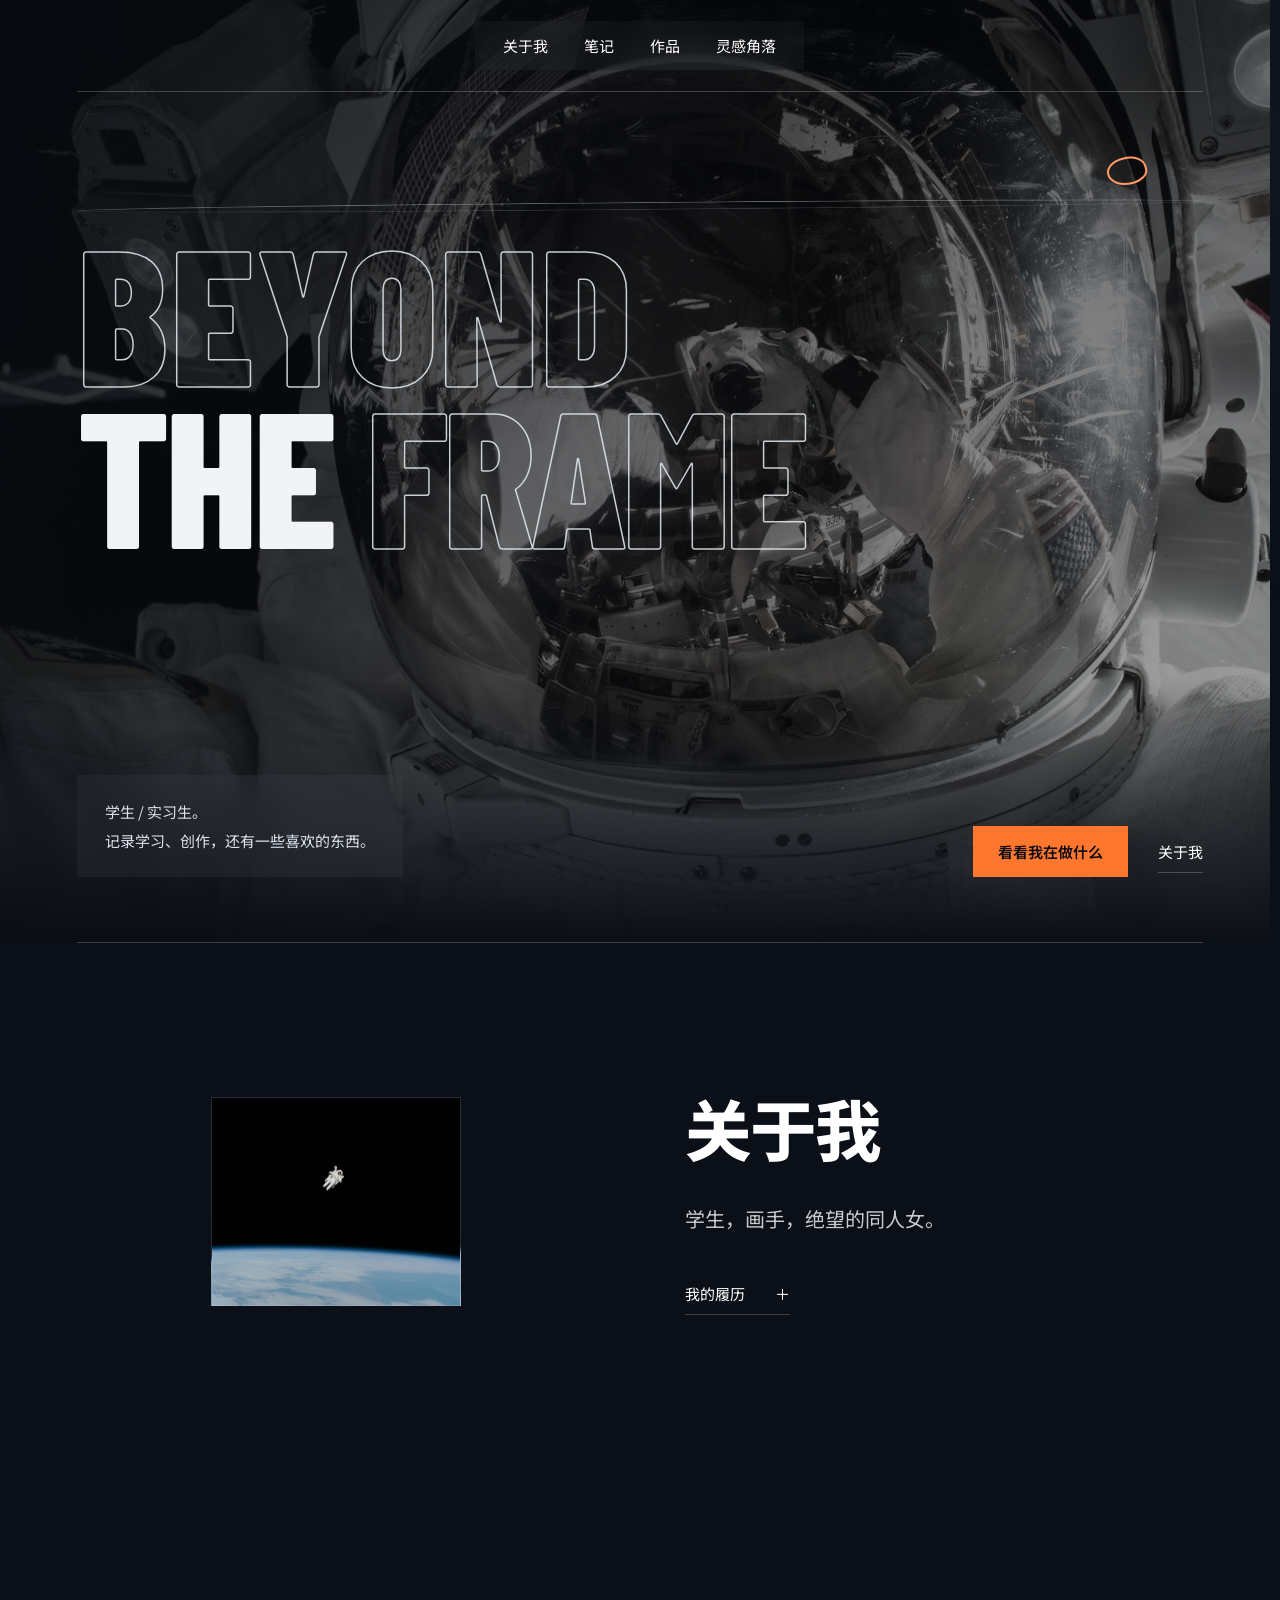
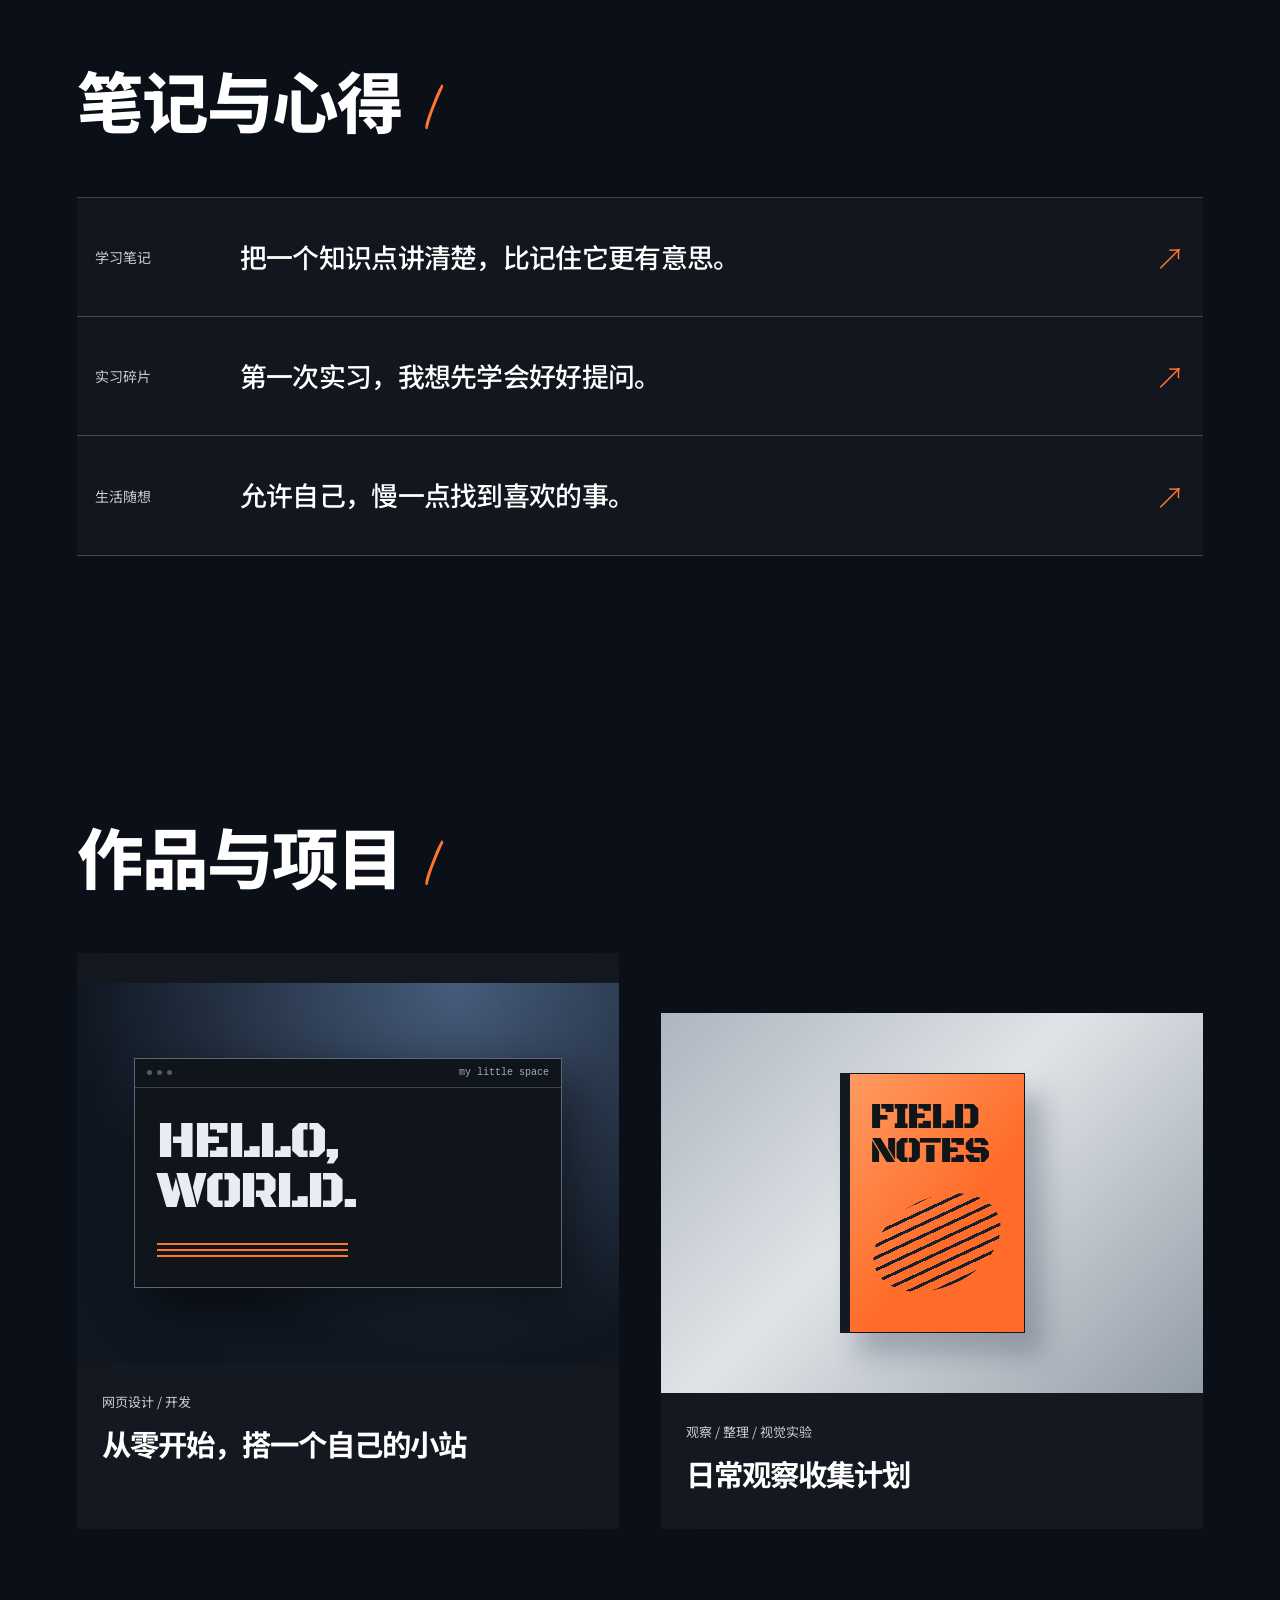
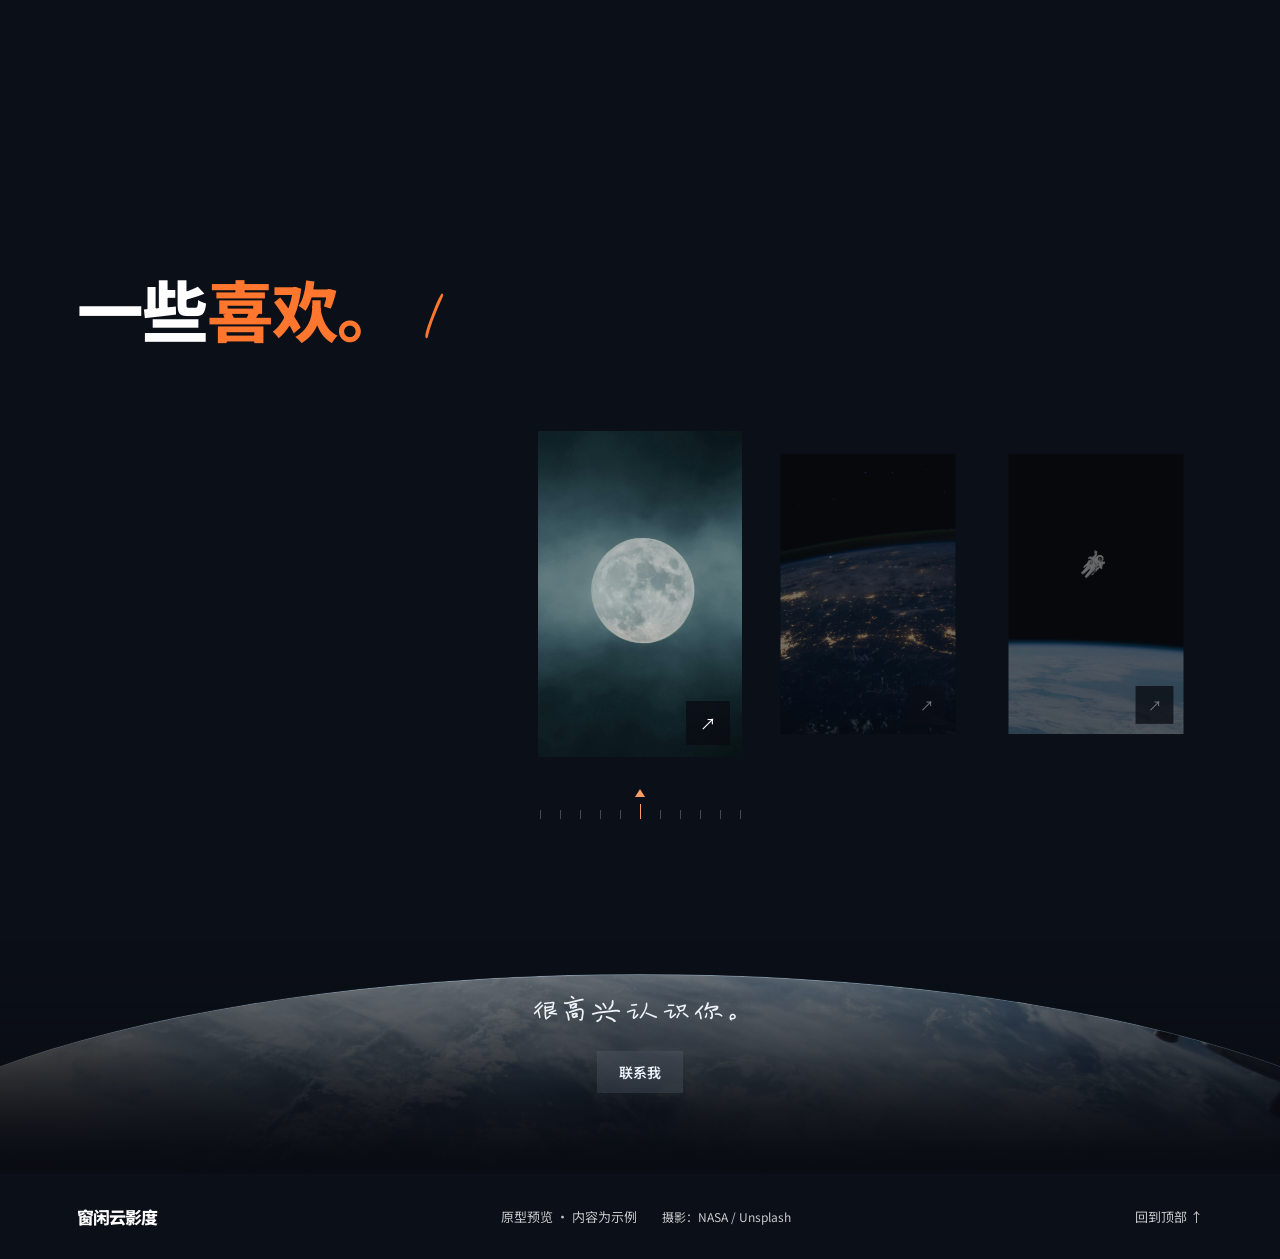
<file: index.html>
<!DOCTYPE html>
<html lang="zh-CN">
<head>
  <meta charset="UTF-8">
  <meta name="viewport" content="width=device-width, initial-scale=1">
  <meta name="description" content="一个学生的个人小站：履历、笔记、项目，以及一些喜欢的东西。">
  <meta name="theme-color" content="#090c12">
  <title>窗闲云影度</title>
  <link rel="icon" href="data:image/svg+xml,%3Csvg xmlns='http://www.w3.org/2000/svg' viewBox='0 0 100 100'%3E%3Crect x='10' y='10' width='80' height='80' fill='%23ff762f'/%3E%3C/svg%3E">
  <link rel="stylesheet" href="./style.css"><link rel="stylesheet" href="./art-direction.css">
  <script src="./script.js" defer></script>
</head>
<body>
  <a class="skip-link" href="#main">跳到主要内容</a>
  <header class="header wrap">
    <nav aria-label="主导航">
      <a href="#about">关于我</a><a href="#notes">笔记</a><a href="#projects">作品</a><a href="#shelf">灵感角落</a>
    </nav>
  </header>
  <main id="main">
    <section class="hero wrap" aria-labelledby="hero-title">
      <div class="hero-copy">
        
        <h1 id="hero-title"><span class="title-little">BEYOND</span><span class="title-universe">THE <em>FRAME</em></span></h1>
        <p class="hero-description">学生 / 实习生。<br>记录学习、创作，还有一些喜欢的东西。</p>
        <div class="hero-actions"><a class="button button-dark" href="#projects">看看我在做什么</a><a class="text-link" href="#about">关于我</a></div>
        
      </div>
      <div class="hero-art">
        <img class="space-photo" src="./assets/helmet.jpg" alt="宇航员头盔的近景摄影" width="2400" height="1597" fetchpriority="high" decoding="async">
      </div>
      
    </section>
    
    <section class="about-section section wrap" id="about" aria-labelledby="about-title">
      <div class="about-portrait" role="img" aria-label="漂浮在太空中的宇航员"><div class="portrait-window"></div></div>
      <div class="about-copy"><h2 id="about-title">关于我</h2><p>学生，画手，绝望的同人女。</p><button class="text-link resume-toggle" type="button" aria-expanded="false" aria-controls="resume-details">我的履历 <span>＋</span></button><div id="resume-details" class="resume-details" hidden><div><strong>教育经历</strong><span>学校、专业、在读时间</span></div><div><strong>实习经历</strong><span>公司、岗位、参与的工作</span></div><div><strong>技能与兴趣</strong><span>正在学习的工具和擅长的事情</span></div></div></div>
    </section>
    <section class="notes-section section" id="notes" aria-labelledby="notes-title"><div class="wrap"><div class="section-heading"><div><h2 id="notes-title">笔记与心得</h2></div></div><div class="note-list">
      <a class="note-row" href="./notes/learning.html" target="_blank" rel="noopener"><span class="note-category">学习笔记</span><span class="note-name">把一个知识点讲清楚，比记住它更有意思。</span><span class="row-icon" aria-hidden="true">↗</span><span class="sr-only">（在新标签页打开）</span></a>
      <a class="note-row" href="./notes/intern.html" target="_blank" rel="noopener"><span class="note-category">实习碎片</span><span class="note-name">第一次实习，我想先学会好好提问。</span><span class="row-icon" aria-hidden="true">↗</span><span class="sr-only">（在新标签页打开）</span></a>
      <a class="note-row" href="./notes/life.html" target="_blank" rel="noopener"><span class="note-category">生活随想</span><span class="note-name">允许自己，慢一点找到喜欢的事。</span><span class="row-icon" aria-hidden="true">↗</span><span class="sr-only">（在新标签页打开）</span></a>
    </div></div></section>
    <section class="projects-section section wrap" id="projects" aria-labelledby="projects-title"><div class="section-heading"><div><h2 id="projects-title">作品与项目</h2></div></div><div class="project-grid">
      <button class="project-card" data-project="website"><div class="project-visual visual-site"><div class="mini-browser"><div class="browser-bar"><i></i><i></i><i></i><span>my little space</span></div><div class="mini-page"><strong>HELLO,<br>WORLD.</strong><div class="mini-lines"></div></div></div></div><div class="project-info"><span class="project-kind">网页设计 / 开发</span><h3>从零开始，搭一个自己的小站</h3></div></button>
      <button class="project-card" data-project="collection"><div class="project-visual visual-book"><div class="book-shadow"></div><div class="book"><span>FIELD<br>NOTES</span><div class="book-shape" aria-hidden="true"></div></div></div><div class="project-info"><span class="project-kind">观察 / 整理 / 视觉实验</span><h3>日常观察收集计划</h3></div></button>
    </div></section>
    <section class="shelf-section section" id="shelf" aria-labelledby="shelf-title"><div class="wrap">
      <div class="section-heading"><h2 id="shelf-title">一些<span class="purple-text">喜欢。</span></h2></div>
      <div class="collection-track" tabindex="0" aria-label="收藏卡片，可左右滑动">
        <article class="collection-card">
          <img src="./assets/moon-dream.jpg" alt="薄雾中的月亮" loading="lazy">
          <a class="collection-source" href="https://unsplash.com/photos/moon-a5Vu31EHKT4" target="_blank" rel="noopener noreferrer" aria-label="查看月亮照片的原作（新标签页）">↗</a>
        </article>
        <article class="collection-card">
          <img src="./assets/earth-from-orbit.jpg" alt="太空中望见地球夜晚的灯火" loading="lazy">
          <a class="collection-source" href="https://unsplash.com/photos/photo-of-outer-space-Q1p7bh3SHj8" target="_blank" rel="noopener noreferrer" aria-label="查看地球夜景照片的原作（新标签页）">↗</a>
        </article>
        <article class="collection-card">
          <img src="./assets/astronaut.jpg" alt="漂浮在地球上空的宇航员" loading="lazy">
          <a class="collection-source" href="https://unsplash.com/photos/astronaut-in-spacesuit-floating-in-space-Yj1M5riCKk4" target="_blank" rel="noopener noreferrer" aria-label="查看宇航员照片的原作（新标签页）">↗</a>
        </article>
      </div>
    <div class="collection-position" aria-hidden="true"><i></i></div><span class="sr-only" id="shelf-count" aria-live="polite"></span></div></section>
    <section class="contact-section" id="contact"><div class="closing-content"><h2>很高兴<span>认识你。</span></h2><button class="button button-dark" id="contact-button">联系我</button><p id="contact-message" class="contact-message" role="status"></p></div></section>  </main>
  <footer class="footer wrap"><a class="brand" href="#">窗闲云影度</a><span>原型预览 · 内容为示例 <a class="image-credit" href="https://unsplash.com/photos/astronaut-photo-5e9CmF-Ge9Y" target="_blank" rel="noopener noreferrer">摄影：NASA / Unsplash</a></span><a href="#">回到顶部 ↑</a></footer>
  <dialog id="detail-dialog" aria-labelledby="dialog-title"><div class="dialog-top"><span class="eyebrow" id="dialog-category"></span><button class="dialog-close" aria-label="关闭">×</button></div><h2 id="dialog-title"></h2><div id="dialog-body"></div><button class="button button-dark dialog-done">继续逛逛</button></dialog>
</body>
</html>
</file>
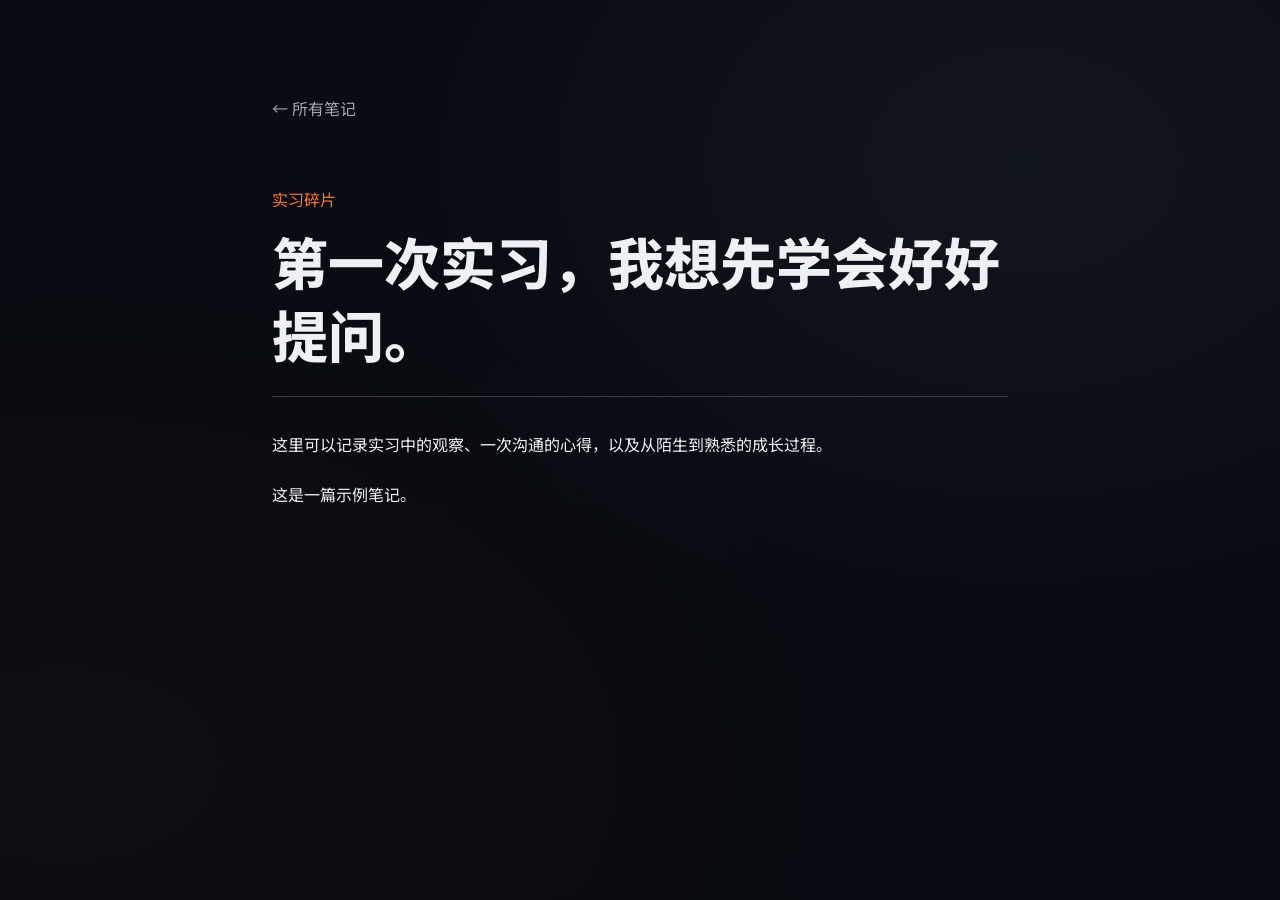
<file: notes/intern.html>
<!DOCTYPE html>
<html lang="zh-CN">
<head>
  <meta charset="UTF-8">
  <meta name="viewport" content="width=device-width, initial-scale=1">
  <meta name="theme-color" content="#090c12">
  <title>第一次实习，我想先学会好好提问。 · 窗闲云影度</title>
  <link rel="stylesheet" href="../style.css">
  <link rel="stylesheet" href="./note.css">
</head>
<body>
  <main class="note-page">
    <a class="note-back" href="../index.html#notes">← 所有笔记</a>
    <article class="note-article">
      <header>
        <p class="note-label">实习碎片</p>
        <h1>第一次实习，我想先学会好好提问。</h1>
      </header>
      <p>这里可以记录实习中的观察、一次沟通的心得，以及从陌生到熟悉的成长过程。</p>
      <p>这是一篇示例笔记。</p>
    </article>
  </main>
</body>
</html>
</file>
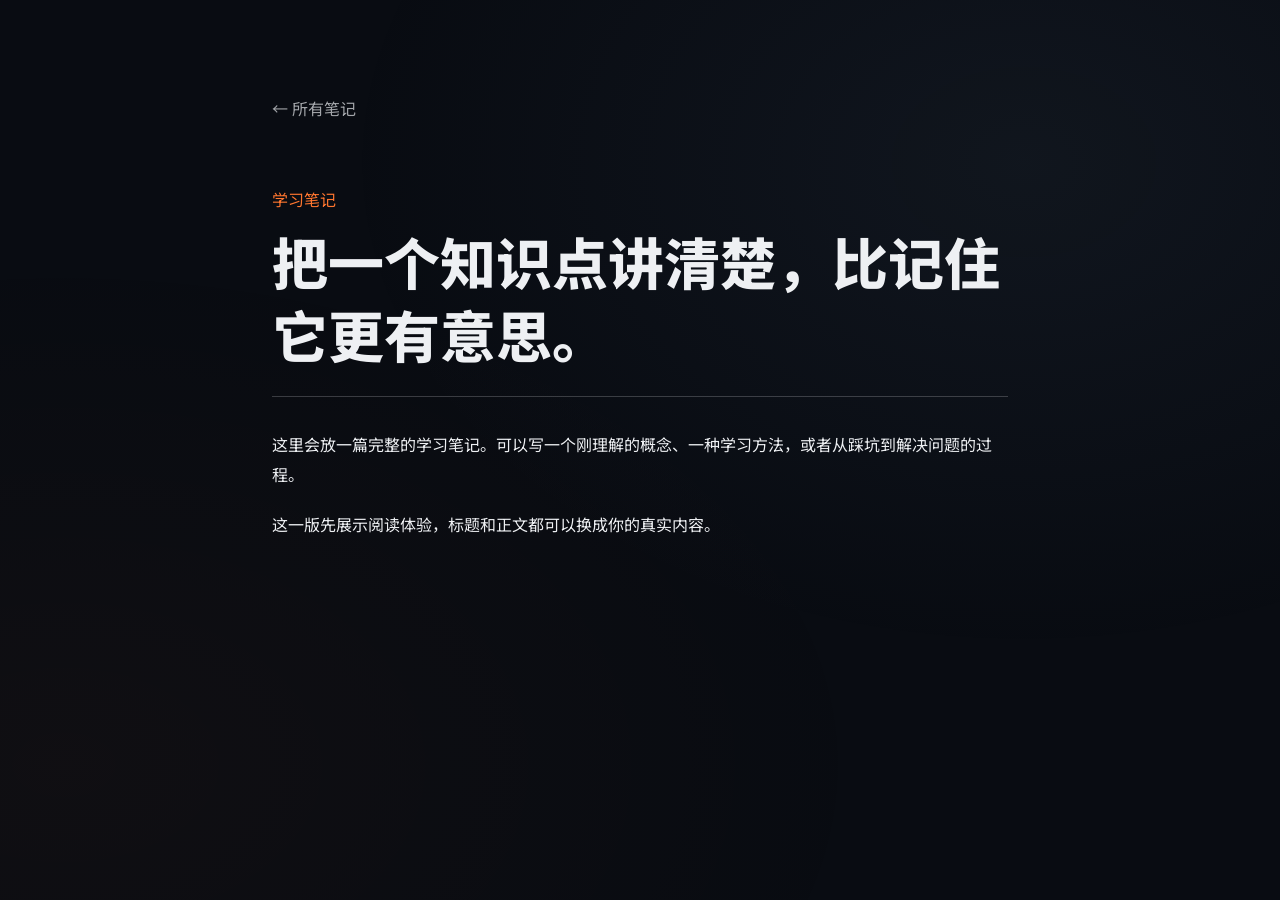
<file: notes/learning.html>
<!DOCTYPE html>
<html lang="zh-CN">
<head>
  <meta charset="UTF-8">
  <meta name="viewport" content="width=device-width, initial-scale=1">
  <meta name="theme-color" content="#090c12">
  <title>把一个知识点讲清楚，比记住它更有意思。 · 窗闲云影度</title>
  <link rel="stylesheet" href="../style.css">
  <link rel="stylesheet" href="./note.css">
</head>
<body>
  <main class="note-page">
    <a class="note-back" href="../index.html#notes">← 所有笔记</a>
    <article class="note-article">
      <header>
        <p class="note-label">学习笔记</p>
        <h1>把一个知识点讲清楚，比记住它更有意思。</h1>
      </header>
      <p>这里会放一篇完整的学习笔记。可以写一个刚理解的概念、一种学习方法，或者从踩坑到解决问题的过程。</p>
      <p>这一版先展示阅读体验，标题和正文都可以换成你的真实内容。</p>
    </article>
  </main>
</body>
</html>
</file>
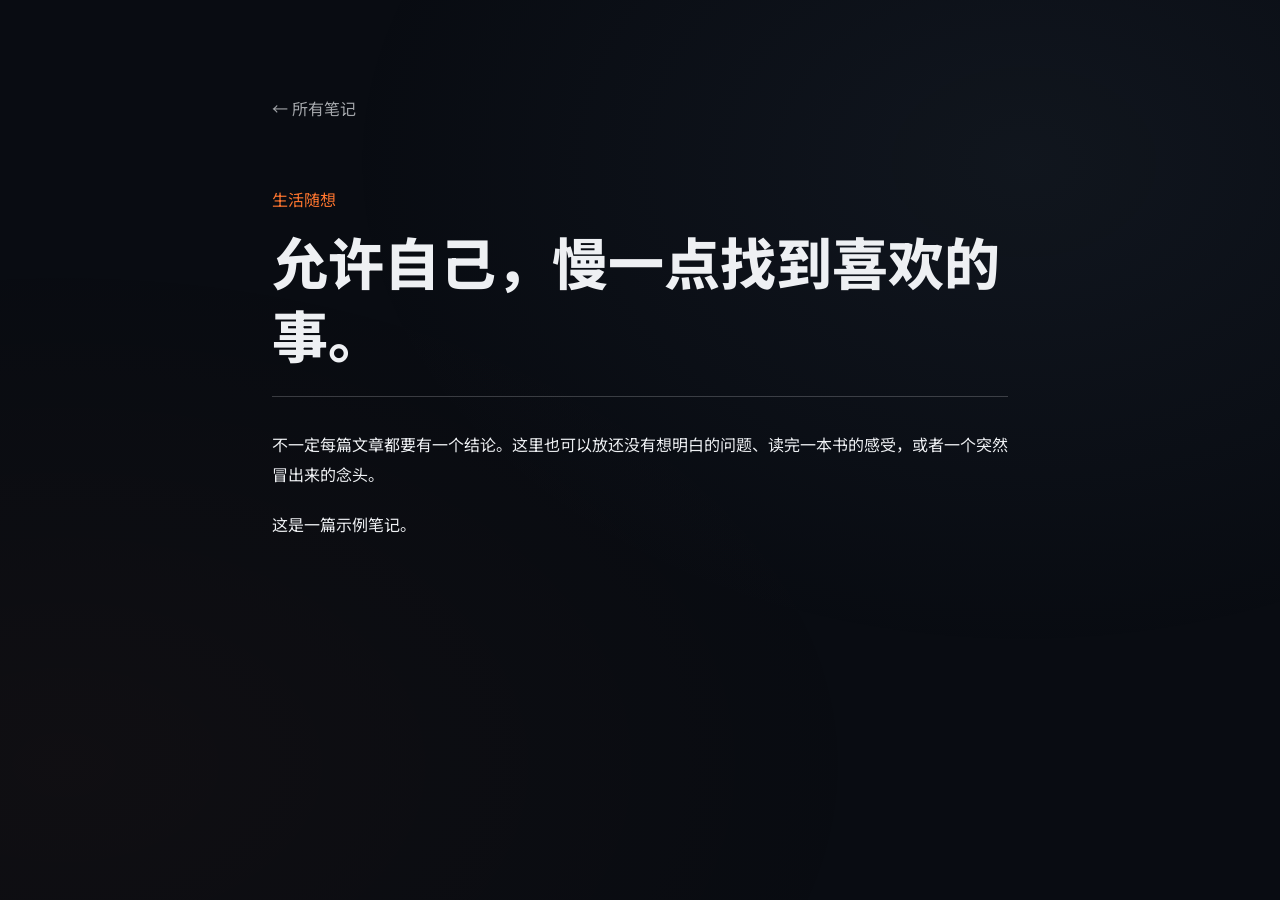
<file: notes/life.html>
<!DOCTYPE html>
<html lang="zh-CN">
<head>
  <meta charset="UTF-8">
  <meta name="viewport" content="width=device-width, initial-scale=1">
  <meta name="theme-color" content="#090c12">
  <title>允许自己，慢一点找到喜欢的事。 · 窗闲云影度</title>
  <link rel="stylesheet" href="../style.css">
  <link rel="stylesheet" href="./note.css">
</head>
<body>
  <main class="note-page">
    <a class="note-back" href="../index.html#notes">← 所有笔记</a>
    <article class="note-article">
      <header>
        <p class="note-label">生活随想</p>
        <h1>允许自己，慢一点找到喜欢的事。</h1>
      </header>
      <p>不一定每篇文章都要有一个结论。这里也可以放还没有想明白的问题、读完一本书的感受，或者一个突然冒出来的念头。</p>
      <p>这是一篇示例笔记。</p>
    </article>
  </main>
</body>
</html>
</file>
<file: style.css>
@import url('https://fonts.googleapis.com/css2?family=Black+Ops+One&family=Noto+Sans+SC:wght@400;500;600;700;800;900&family=ZCOOL+QingKe+HuangYou&display=swap');
:root{--scene:9,12,18;--ink:#eef0f3;--accent:#ff762f;--line:color-mix(in srgb,var(--ink) 21%,transparent);--muted:color-mix(in srgb,var(--ink) 68%,transparent);--font:'Noto Sans SC','Microsoft YaHei',sans-serif;--display:'ZCOOL QingKe HuangYou','Microsoft YaHei',sans-serif;--scroll-shift:0px;--orbit-turn:-22deg;color-scheme:dark}
*{box-sizing:border-box}html{scroll-behavior:smooth;scroll-padding-top:45px}body{margin:0;background:rgb(var(--scene));color:var(--ink);font-family:var(--font);font-size:16px;-webkit-font-smoothing:antialiased;overflow-x:clip}body::before{content:'';position:fixed;inset:0;pointer-events:none;z-index:-1;background:radial-gradient(ellipse at 80% 18%,#7798c312,transparent 47%),radial-gradient(ellipse at 5% 85%,#ff762f08,transparent 48%)}::selection{background:var(--accent);color:#080c12}a{color:inherit;text-decoration:none}button{font:inherit;color:inherit;border:0;cursor:pointer}button,a{-webkit-tap-highlight-color:transparent}a:focus-visible,button:focus-visible{outline:2px solid var(--accent);outline-offset:7px}.wrap{width:min(1360px,88%);margin-inline:auto}.header{height:112px;display:flex;align-items:center;justify-content:space-between;border-bottom:1px solid var(--line);gap:30px}.brand{font-weight:800;font-size:19px;letter-spacing:-1px}.brand-period{color:var(--accent)}.header nav{display:flex;gap:36px;font-size:15px}.header nav a:hover{color:var(--accent)}.hero{position:relative;display:grid;grid-template-columns:1fr 1fr;gap:0;padding-top:65px;padding-bottom:105px;min-height:790px;align-items:center}.hero-copy{position:relative;z-index:2}h1{font-family:var(--display);font-weight:400;line-height:.86;font-size:clamp(110px,12.3vw,186px);letter-spacing:-5px;margin:0 0 34px;transform:skewX(-7deg);text-shadow:0 2px 0 #ffffff15}h1>span:first-child{display:inline-block;padding-left:9px}.hero-title-bottom{display:inline-block;margin-left:65px;white-space:nowrap}.orange-period{color:var(--accent)}.hero-description{font-size:16px;line-height:1.95;color:var(--muted);margin:35px 0 27px}.hero-actions{display:flex;align-items:center;gap:30px}.button{display:inline-flex;align-items:center;justify-content:center;background:var(--accent);color:#090c12;padding:15px 25px;min-height:50px;font-size:15px;font-weight:600;transition:background .2s,transform .2s;clip-path:polygon(0 0,calc(100% - 9px) 0,100% 9px,100% 100%,9px 100%,0 calc(100% - 9px))}.button:hover{background:#ff934f;transform:translateY(-3px)}.text-link{display:inline-flex;gap:30px;align-items:center;border-bottom:1px solid var(--line);background:none;padding:10px 0;font-size:15px}.text-link:hover{color:var(--accent)}.hero-art{position:relative;width:116%;margin-left:-9%;align-self:center;min-width:0;transform:translateY(var(--scroll-shift))}.orbital-scene{width:100%;aspect-ratio:1;position:relative;isolation:isolate}.orbital-scene::before{content:'';position:absolute;inset:5%;border-radius:50%;background:radial-gradient(ellipse,#d1e5ff17,transparent 65%);filter:blur(15px)}.orbital-scene::after{content:'';position:absolute;inset:2%;border:1px solid #becde213;border-radius:50%;transform:rotate(-35deg) scaleY(.92)}.planet{position:absolute;z-index:2;inset:18%;border-radius:50%;overflow:hidden;background:radial-gradient(circle at 30% 26%,#f3f5f7 0%,#aeb8c5 18%,#647080 37%,#222b39 58%,#090d15 75%);box-shadow:inset 9px 7px 18px #ffffff47,inset -24px -32px 45px #000c,0 0 70px #a8caff0d;transform:rotate(-24deg)}.planet::after{content:'';position:absolute;inset:0;border-radius:50%;background:repeating-linear-gradient(172deg,transparent 0px,transparent 11px,#e2ecff08 12px,#00000018 14px,transparent 16px);mix-blend-mode:overlay}.planet::before{content:'';position:absolute;inset:9%;border:1px solid #d4e1f538;border-radius:50%;box-shadow:0 0 0 15px #07101b09,0 0 0 17px #d4e1f51c,0 0 0 40px #07101b09,0 0 0 42px #d4e1f518;transform:scaleX(.7)}.planet-stripe{position:absolute;left:-15%;top:45%;width:130%;height:8px;background:#e8effb80;box-shadow:0 6px 0 #111b2780,0 -9px 0 #e8effb20;transform:rotate(-14deg)}.orbit{position:absolute;inset:23% -1%;border-radius:50%;border:2px solid #ff762fc9;transform:rotate(var(--orbit-turn)) scaleY(.43);box-shadow:0 0 0 9px #ff762f08,0 0 20px #ff762f19}.orbit-back{z-index:1;border-top-width:10px;border-bottom-width:4px}.orbit-front{z-index:3;clip-path:polygon(0 48%,100% 48%,100% 100%,0 100%);border-bottom-width:10px;border-top-color:transparent;box-shadow:none}.satellite{position:absolute;right:7%;top:22%;height:24px;width:24px;background:var(--accent);clip-path:polygon(0 0,100% 0,50% 100%);transform:rotate(15deg);z-index:4}.orbit-marker{position:absolute;left:7%;bottom:26%;height:9px;width:9px;background:#dfe9f9;border-radius:50%;box-shadow:0 0 13px #fff8}.orbit-cross{position:absolute;width:10px;height:10px;border:1px solid #b9c8dd66;border-radius:50%}.cross-one{right:15%;bottom:20%}.cross-two{left:24%;top:12%;width:4px;height:4px;background:#d6e0ee}.section{padding-top:135px;padding-bottom:135px}h2{font-size:clamp(42px,5.2vw,76px);font-weight:800;letter-spacing:-3px;line-height:1.2;margin:0 0 32px}p{line-height:1.9}.about-section{display:grid;grid-template-columns:1fr 1fr;gap:130px;align-items:center;border-top:1px solid var(--line);padding-top:145px;padding-bottom:180px}.about-portrait{width:100%;padding:0 12%;transform:rotate(-7deg)}.portrait-window{position:relative;aspect-ratio:.83;border:12px solid #71808f;border-radius:46% 46% 40% 40%;background:radial-gradient(ellipse at 50% 5%,#a5b5cb22,#050a12 70%);box-shadow:0 0 0 2px #ccd5e066,inset 0 0 0 3px #05080b,inset 0 0 0 5px #98a6b04d,18px 22px 60px #0004;overflow:hidden}.portrait-window::after{content:'';position:absolute;inset:15px;border:1px solid #9cacc04a;border-radius:46% 46% 40% 40%}.portrait-head{position:absolute;width:38%;aspect-ratio:1;left:31%;top:21%;border-radius:50%;background:linear-gradient(125deg,#c1cbd6,#4b586b 70%);box-shadow:inset 3px 3px 0 #fff4}.portrait-head::after{content:'';position:absolute;inset:23% 8%;border-radius:40%;background:linear-gradient(140deg,#39434f,#0b111b 70%);border:1px solid #b4c1ce5e}.portrait-body{position:absolute;width:80%;height:40%;bottom:-3%;left:10%;border-radius:60% 60% 0 0;background:linear-gradient(120deg,#c1cbd6,#3b4554 65%);border-top:1px solid #cad3de}.portrait-body::after{content:'';position:absolute;width:21%;height:8%;background:var(--accent);top:41%;right:22%;transform:rotate(-5deg)}.portrait-line{position:absolute;top:10%;left:-20%;width:140%;height:1px;box-shadow:0 115px 0 #d9e7ff24,0 230px 0 #d9e7ff24;background:#d9e7ff24;z-index:3}.about-copy>p{font-size:20px;line-height:1.9;color:var(--muted);margin-bottom:35px}.resume-details{margin-top:25px;border-top:1px solid var(--line)}.resume-details>div{display:grid;grid-template-columns:100px 1fr;gap:20px;font-size:15px;margin-top:23px}.resume-details span{color:var(--muted)}.section-heading{display:flex;justify-content:space-between;align-items:flex-end;margin-bottom:48px}.section-heading h2{margin:0}.notes-section{padding-top:165px;padding-bottom:180px}.note-list{border-top:1px solid var(--line)}.note-row{display:grid;grid-template-columns:110px 1fr 30px;gap:35px;align-items:center;width:100%;text-align:left;background:none;padding:37px 0;border-bottom:1px solid var(--line);transition:padding .2s}.note-row:hover{padding-left:15px}.note-category{color:var(--muted);font-size:14px}.note-name{font-size:clamp(19px,2.1vw,29px);font-weight:500;line-height:1.65;letter-spacing:-.7px}.row-icon{font-size:30px;color:var(--accent);font-weight:300}.projects-section{padding-top:80px;padding-bottom:180px}.project-grid{display:grid;grid-template-columns:1fr 1fr;gap:42px}.project-card{padding:0;background:none;text-align:left;min-width:0}.project-card:nth-child(2){margin-top:100px}.project-visual{height:380px;position:relative;display:flex;align-items:center;justify-content:center;overflow:hidden;border:1px solid #090c1233;transition:transform .3s}.project-card:hover .project-visual{transform:translateY(-8px)}.visual-site{background:radial-gradient(ellipse at 70% 0,#465c7b,#101722 70%)}.mini-browser{width:79%;color:#edf1f6;background:#10141b;border:1px solid #b8c5d877;box-shadow:15px 18px 50px #0008;transform:perspective(800px) rotateY(-12deg) rotateZ(-7deg)}.browser-bar{display:flex;align-items:center;gap:5px;border-bottom:1px solid #b8c5d844;height:29px;padding:0 12px}.browser-bar i{width:5px;height:5px;border-radius:50%;background:#b8c5d866}.browser-bar>span{margin-left:auto;font-family:monospace;font-size:10px;color:#a1acbb}.mini-page{padding:30px 22px}.mini-page strong{display:block;font-family:'Black Ops One',Impact,sans-serif;font-size:clamp(32px,4.1vw,61px);line-height:.95;font-weight:400;color:#e8edf2;letter-spacing:-2px}.mini-lines{margin-top:25px;width:50%;height:14px;background:repeating-linear-gradient(to bottom,#ff762f 0 2px,transparent 2px 6px)}.visual-book{background:linear-gradient(135deg,#adb5bf,#e0e4e8 45%,#939da8)}.book{width:185px;height:260px;border:1px solid #10151a;border-left:10px solid #131a23;transform:rotate(13deg);background:linear-gradient(130deg,#ff9b61,#ff6b28 60%);padding:26px 20px;color:#10151a;box-shadow:18px 22px 24px #1a253b40}.book>span{font-family:'Black Ops One',Impact,sans-serif;font-size:37px;line-height:.92;letter-spacing:-2px}.book-shape{height:89px;margin-top:30px;background:repeating-linear-gradient(0deg,#17202d 0 3px,transparent 3px 11px);border-radius:50%;transform:rotate(-25deg)}.project-info{padding-top:24px}.project-kind{font-size:13px;color:var(--muted)}h3{font-size:clamp(21px,2.3vw,31px);letter-spacing:-1px;line-height:1.5;margin:9px 0}.shelf-section{padding-top:160px;padding-bottom:180px}.purple-text{color:var(--accent)}.mood-grid{display:grid;grid-template-columns:1fr 1.1fr 1fr;gap:32px;align-items:center;padding:35px 0}.mood-card{position:relative;height:340px;padding:25px;overflow:hidden;border:1px solid #c4d2e544;transition:transform .3s;box-shadow:15px 22px 50px #0004}.mood-card:hover{transform:rotate(0) translateY(-8px)}.mood-colors{background:#161e29;transform:rotate(-6deg)}.color-shapes{position:relative;width:100%;height:100%}.color-shapes i{position:absolute;width:47%;aspect-ratio:1}.color-shapes i:nth-child(1){background:#ebedef;border-radius:50%;top:3%;left:0}.color-shapes i:nth-child(2){background:#ff762f;top:3%;right:0;border-radius:50% 50% 0 0}.color-shapes i:nth-child(3){background:#394a62;bottom:3%;left:0;border-radius:0 0 0 50%}.color-shapes i:nth-child(4){background:#a6b4c9;bottom:3%;right:0;clip-path:polygon(50% 0,100% 100%,0 100%)}.mood-window{height:395px;background:#9aa6b4;padding:10px;transform:rotate(3deg)}.window-scene{height:100%;position:relative;overflow:hidden;background:linear-gradient(145deg,#d6dce3,#4e6279)}.window-frame{position:absolute;top:-30px;left:15%;width:65%;height:77%;border:12px solid #1c2633;transform:skewY(-12deg);display:grid;grid-template-columns:1fr 1fr;grid-template-rows:1fr 1fr;gap:8px;background:#1c2633;box-shadow:30px 70px 0 #1b2c4166}.window-frame i{background:linear-gradient(135deg,#dae3f0,#596f8e)}.window-vase{position:absolute;bottom:7%;right:13%;width:65px;height:80px;background:#ff762f;border-radius:5% 5% 35% 35%;box-shadow:18px 18px 0 #1b2c4133}.window-stem{position:absolute;bottom:calc(7% + 80px);right:22%;width:3px;height:85px;background:#172b24;transform:rotate(8deg)}.window-leaf{position:absolute;bottom:calc(7% + 123px);right:22%;width:36px;height:23px;border-radius:0 90% 0 90%;background:#263b35;transform:rotate(20deg)}.mood-type{display:flex;align-items:center;background:#ff762f;color:#0c1119;transform:rotate(-4deg)}.mood-type strong{font-family:var(--display);font-size:clamp(45px,5vw,76px);line-height:1.1;font-weight:400;letter-spacing:-2px;transform:skewY(-8deg)}.mood-type strong>span{display:inline}.contact-section{text-align:center;padding-top:110px;padding-bottom:110px}.contact-section h2{font-family:var(--display);font-size:clamp(50px,7.2vw,108px);font-weight:400;letter-spacing:-2px}.contact-section h2 span{display:block;color:var(--accent)}.contact-section .button{margin-top:13px}.contact-message{font-size:15px;color:var(--muted)}.contact-message:empty{display:none}.footer{display:flex;justify-content:space-between;gap:20px;align-items:center;padding:30px 0;border-top:1px solid var(--line);font-size:13px;color:var(--muted)}.footer .brand{font-size:17px;color:var(--ink)}.footer a:last-child{font-size:13px}dialog{width:calc(100% - 36px);max-width:650px;border:1px solid #677689;padding:36px;background:#101722;color:#eef0f3;box-shadow:20px 20px 100px #0008}dialog::backdrop{background:#03070cbb;backdrop-filter:blur(10px)}.dialog-top{display:flex;justify-content:space-between;align-items:center;gap:20px;margin-bottom:26px}.eyebrow{font-size:13px;color:#a9b5c4}.dialog-close{background:none;padding:0 4px;color:#eef0f3;font-size:32px;line-height:1}dialog h2{font-size:30px;letter-spacing:-1px;line-height:1.5}#dialog-body p{font-size:16px;color:#acb8c8;line-height:1.9}#dialog-body .dialog-hint{border-left:2px solid var(--accent);padding-left:18px}.dialog-done{margin-top:15px}.skip-link{position:fixed;z-index:100;left:10px;top:-80px;background:var(--accent);color:#090c12;padding:15px}.skip-link:focus{top:10px}body:has(dialog[open]){overflow:hidden}
@media(min-width:1600px){.hero{min-height:880px}.hero-art{width:110%;margin-left:-5%}}
@media(max-width:1000px){.header nav{gap:23px}.hero{min-height:680px;padding-top:65px;padding-bottom:90px}h1{font-size:126px;letter-spacing:-4px}.hero-title-bottom{margin-left:35px}.hero-art{width:120%;margin-left:-18%}.hero-description{font-size:15px}.hero-actions{gap:24px}.about-section{gap:65px}.about-copy>p{font-size:18px}.note-row{gap:22px;grid-template-columns:90px 1fr 25px}.section{padding-top:110px;padding-bottom:110px}.project-visual{height:310px}.project-grid{gap:28px}.project-card:nth-child(2){margin-top:70px}.book{width:155px;height:225px}.book>span{font-size:32px}.book-shape{height:70px}.mood-grid{gap:20px}.mood-card{height:270px;padding:20px}.mood-window{height:320px;padding:9px}.mood-type strong{font-size:53px}}
@media(max-width:700px){html{scroll-padding-top:25px}.wrap{width:88%}.header{min-height:104px;height:auto;flex-wrap:wrap;padding:22px 0 18px;gap:18px}.brand{font-size:18px}.header nav{order:3;width:100%;justify-content:space-between;font-size:14px;gap:12px}.hero{display:flex;flex-direction:column;align-items:stretch;min-height:0;padding-top:53px;padding-bottom:60px}.hero-copy{z-index:2}h1{font-size:clamp(110px,28vw,160px);line-height:.9;letter-spacing:-3px;margin-bottom:27px}.hero-title-bottom{margin-left:clamp(30px,13vw,70px)}.hero-description{font-size:14px;margin-top:30px;margin-bottom:22px}.hero-actions{gap:26px}.hero-actions .button{padding:14px 19px;font-size:14px}.text-link{font-size:14px}.hero-art{width:min(115%,500px);margin:-10px -7% -15px;align-self:center}.orbital-scene{aspect-ratio:1.06}.planet{inset:18% 20%}.satellite{width:18px;height:18px}.section{padding-top:90px;padding-bottom:90px}h2{font-size:44px;letter-spacing:-2px;margin-bottom:25px}.about-section{display:flex;flex-direction:column-reverse;gap:50px;align-items:stretch;padding-top:75px;padding-bottom:75px}.about-copy>p{font-size:17px;margin-bottom:20px}.about-portrait{width:76%;max-width:320px;margin:auto;padding:0 8%}.portrait-window{border-width:9px}.resume-details>div{font-size:14px;grid-template-columns:85px 1fr;gap:12px}.section-heading{margin-bottom:32px}.note-row{grid-template-columns:1fr 24px;padding:25px 0;gap:13px}.note-category{grid-column:1;font-size:13px}.note-name{grid-column:1;font-size:20px;letter-spacing:-.5px}.row-icon{grid-column:2;grid-row:2;font-size:27px}.note-row:hover{padding-left:8px}.project-grid{grid-template-columns:1fr;gap:45px}.project-card:nth-child(2){margin:0}.project-visual{height:330px}.mini-page strong{font-size:48px}.project-info{padding-top:19px}.project-kind{font-size:13px}h3{font-size:24px;margin-top:8px}.projects-section{padding-top:40px}.mood-grid{grid-template-columns:1fr;gap:42px;padding:15px 20px}.mood-card{width:100%;height:320px;max-width:350px;margin:auto;padding:28px}.mood-window{height:380px;padding:10px}.mood-type strong{font-size:76px}.color-shapes{max-width:245px;margin:auto}.contact-section{padding-top:70px;padding-bottom:80px}.contact-section h2{font-size:64px}.footer{font-size:11px;display:grid;grid-template-columns:1fr auto;gap:12px;padding:25px 0}.footer .brand{font-size:16px}.footer>span{grid-column:1;grid-row:2}.footer>a:last-child{grid-column:2;grid-row:1/3;font-size:12px}dialog{padding:25px}dialog h2{font-size:27px}}
html{overflow-x:hidden}.button{background:#ff762f}.satellite{background:#ff762f}
/* Licensed orbital photograph, with a quiet area for the oversized type. */
.header{position:relative;z-index:3}.hero{isolation:isolate;grid-template-columns:1fr;min-height:790px}.hero-copy{width:56%}.hero-art{position:absolute;z-index:-1;left:50%;top:-112px;bottom:-1px;width:100vw;margin:0;align-self:auto;transform:translateX(-50%);overflow:hidden;pointer-events:none}.space-photo{display:block;width:100%;height:100%;object-fit:cover;object-position:65% 50%;transform:translateY(calc(var(--scroll-shift) * .4)) scale(1.06);filter:saturate(.8)}.hero-art::after{content:'';position:absolute;inset:0;background:linear-gradient(90deg,#090c12c9 0%,#090c1273 38%,#090c1210 75%),linear-gradient(0deg,rgb(var(--scene)) 0%,transparent 27%,transparent 80%,#090c1277 100%)}.hero-description{color:#d3d8e1}.hero-actions .text-link{color:#fff}.image-credit{display:inline-block;margin-left:22px;font-size:12px!important}.image-credit:hover{color:var(--accent)}
@media(max-width:1000px){.hero{min-height:740px}.hero-copy{width:64%}}
@media(max-width:700px){.hero{min-height:770px;justify-content:flex-start;padding-top:55px;padding-bottom:100px}.hero-copy{width:100%}.hero-art{width:100vw;min-width:100vw;max-width:none;top:-112px;bottom:0;margin:0;align-self:auto}.space-photo{object-position:63% 50%;filter:saturate(.8)}.hero-art::after{background:linear-gradient(0deg,rgb(var(--scene)) 0%,#090c1200 25%,#090c1266 65%,#090c1280 100%),linear-gradient(90deg,#090c1277,transparent 85%)}.image-credit{display:block;margin-left:0;margin-top:8px;font-size:11px!important}}
@media(prefers-reduced-motion:reduce){html{scroll-behavior:auto}*,*::before,*::after{animation:none!important;transition:none!important}}
</file>
<file: art-direction.css>
@import url('https://fonts.googleapis.com/css2?family=Barlow+Condensed:wght@700;800;900&display=swap');
@font-face{font-family:'ChillHandwriting';src:url('./assets/fonts/ChillZhuo.woff2') format('woff2');font-style:normal;font-weight:400;font-display:swap}
.header{position:relative;z-index:5;height:92px}.header nav{padding:14px 28px;background:#b8cbe00b;border:1px solid #d7e4f02e;backdrop-filter:blur(18px);}.hero{display:block;min-height:850px;padding:0;isolation:isolate}.hero-copy{width:100%;height:850px;position:relative;z-index:3;pointer-events:none}.hero-copy a{pointer-events:auto}h1{position:absolute;left:0;top:140px;width:100%;font-family:'Barlow Condensed',Impact,sans-serif;font-weight:800;line-height:.82;letter-spacing:-5px;transform:none;margin:0;text-shadow:none}.title-little{display:block!important;padding:0!important;font-size:clamp(110px,15vw,220px);color:transparent;-webkit-text-stroke:1.5px #e8eef4;letter-spacing:1px}.title-universe{display:block;margin-top:5px;font-size:clamp(110px,15vw,220px);white-space:nowrap;color:#f1f3f6}.title-universe em{font-style:normal;color:transparent;-webkit-text-stroke:1.5px #e8eef4}.hero-description{position:absolute;left:0;bottom:65px;margin:0;padding:22px 28px;font-size:15px;background:#dbe8fb0c;backdrop-filter:blur(22px);border:1px solid #d7e4f033;border-left:3px solid #ff762f;color:#dce4ef}.hero-actions{position:absolute;right:0;bottom:65px}.hero-art{position:absolute;inset:-92px -6.82vw 0;left:-6.82vw;top:-92px;bottom:0;width:100vw;height:auto;min-width:0;margin:0;transform:none;border:0;padding:0;border-radius:0;overflow:hidden;z-index:0}.space-photo{height:100%;width:100%;object-fit:cover;object-position:65% 42%;border-radius:0;filter:saturate(.25) brightness(.62);transform:scale(1.03);animation:drift 18s ease-in-out infinite alternate}.hero-art::after{inset:0;border-radius:0;background:linear-gradient(90deg,#090c12bd,transparent 72%),linear-gradient(0deg,rgb(var(--scene)) 0%,transparent 28%,#090c1266 100%)}.hero::after{content:'';position:absolute;right:5%;top:65px;width:45px;height:37px;background:#ff762f;clip-path:polygon(0 0,100% 0,50% 100%);z-index:2}.hero::before{content:'';position:absolute;top:110px;left:0;right:0;height:1px;background:#e6eff344;z-index:2}.about-section{gap:90px}.about-portrait{transform:none;padding:0}.portrait-window{aspect-ratio:1;border:1px solid #c6d7ee33;background:url('./assets/astronaut.jpg') center 42%/cover;box-shadow:none}.portrait-head,.portrait-body,.portrait-line,.portrait-window::after{display:none}.about-copy{padding:35px;border:1px solid var(--line);background:color-mix(in srgb,var(--ink) 4%,transparent);backdrop-filter:blur(18px);}h2{font-family:var(--font);font-weight:800;letter-spacing:-2px}.section-heading h2::after{content:'/';color:#ff762f;margin-left:20px;font-weight:400}.note-row{padding-inline:18px;background:color-mix(in srgb,var(--ink) 3%,transparent);backdrop-filter:blur(16px)}.note-row:hover{padding-left:28px;background:color-mix(in srgb,var(--ink) 8%,transparent)}.project-card{border:1px solid var(--line);background:color-mix(in srgb,var(--ink) 4%,transparent);overflow:hidden;backdrop-filter:blur(18px)}.project-info{padding:25px}.project-card:nth-child(2){margin-top:60px}.project-visual{border:0;border-radius:0}.book{transform:rotate(-8deg)}.mood-card{transform:none;box-shadow:none;background-color:#a3b6d414;backdrop-filter:blur(20px)}.mood-window{transform:translateY(35px)}.mood-type{background:#ff762f}.mood-type strong,.contact-section h2{font-family:var(--font);font-weight:800}.contact-section h2{font-size:clamp(45px,6vw,85px)}.contact-section h2 span{display:inline;color:transparent;-webkit-text-stroke:1px #ff762f}.mood-grid{padding-bottom:50px}dialog{background:#17202bba;backdrop-filter:blur(30px);}.reveal-ready{opacity:0;transform:translateY(24px);transition:opacity .7s,transform .7s}.reveal-ready.is-visible{opacity:1;transform:translateY(0)}@keyframes drift{from{transform:scale(1.03) translateY(0)}to{transform:scale(1.09) translateY(12px)}}
@media(max-width:1000px){.hero,.hero-copy{height:780px;min-height:780px}.title-little,.title-universe{font-size:15vw}.hero-description{max-width:50%;padding:20px;font-size:14px}.hero-actions{gap:18px}.about-section{gap:40px}.about-copy{padding:25px}}
@media(max-width:700px){.header{height:auto;min-height:114px}.header nav{padding:10px 14px;font-size:13px}.hero,.hero-copy{height:730px;min-height:730px}.hero-art{inset:-114px -6.82vw 0;width:100vw;margin:0;align-self:auto}.space-photo{object-position:60% 35%;filter:saturate(.2) brightness(.58)}h1{top:160px;letter-spacing:-1px}.title-little,.title-universe{font-size:18.5vw;line-height:.92;letter-spacing:-1px;-webkit-text-stroke-width:1px}.title-universe em{-webkit-text-stroke-width:1px}.hero::before{top:100px}.hero::after{top:60px;width:25px;height:20px;right:0}.hero-description{left:0;right:0;bottom:125px;max-width:none;padding:16px 20px;font-size:14px}.hero-actions{left:0;right:auto;bottom:50px}.about-copy{padding:24px}.about-portrait{width:100%;max-width:none}.portrait-window{aspect-ratio:1.2}.project-card:nth-child(2){margin-top:0}.project-info{padding:20px}.mood-window{transform:none}.mood-type strong{font-size:58px}.contact-section h2{font-size:46px}.contact-section h2 span{display:block}.section-heading h2::after{margin-left:10px}.note-row{padding-inline:10px}}
.header nav,.hero-description,.about-copy,.project-card,dialog{border:0}.hero-description{border-left:0}.button{clip-path:none;}.shelf-section{padding-bottom:70px}.shelf-controls{display:flex;align-items:center;gap:18px;flex-shrink:0}.shelf-controls button{width:44px;height:44px;border-radius:50%;background:#d5e3f019;backdrop-filter:blur(16px);font-size:27px;line-height:1;transition:background .2s}.shelf-controls button:hover{background:#d5e3f035}.shelf-controls button:disabled{opacity:.25;cursor:default}.shelf-controls span{font-family:monospace;font-size:14px;color:var(--muted)}.collection-track{display:flex;gap:28px;overflow-x:auto;scroll-snap-type:x mandatory;scrollbar-width:none;padding:12px 0 30px;overscroll-behavior-x:contain;cursor:grab}.collection-track::-webkit-scrollbar{display:none}.collection-track.dragging{cursor:grabbing;scroll-snap-type:none;user-select:none}.contact-section{position:relative;isolation:isolate;min-height:620px;display:grid;place-items:center;width:100%;margin:0;padding:150px 6% 100px;background:url('./assets/quiet-earth.jpg') center 55%/cover}.contact-section::before{content:'';position:absolute;inset:0;z-index:-1;background:linear-gradient(180deg,rgb(var(--scene)) 0%,#090c1280 35%,#090c1260 65%,#090c12 100%)}.closing-content{text-align:center}.contact-section h2{color:#f0f3f8;text-shadow:0 3px 30px #0006}.contact-section .contact-message{color:#e0e6ef}.footer{border-top:0}.footer .image-credit{font-size:11px}
@media(max-width:1000px){.shelf-controls{gap:12px}}
@media(max-width:700px){.shelf-section .section-heading{display:flex;align-items:flex-start;gap:15px}.shelf-section h2{font-size:35px}.shelf-controls{gap:7px;padding-top:4px}.shelf-controls button{width:33px;height:33px;font-size:23px}.shelf-controls span{font-size:11px}.collection-track{gap:16px}.contact-section{min-height:540px;background-position:55% center;padding:120px 6% 80px}.shelf-section{padding-bottom:35px}}
/* Handwritten foreground, quiet horizon, centered collection. */
.hero::before{height:6px;background:none;border-top:1px solid #e6eff365;border-bottom:1px solid #e6eff32a;border-radius:50%;transform:rotate(-.5deg)}.hero::after{background:none;clip-path:none;width:36px;height:24px;border:2px solid #ff9b65;border-radius:46% 52% 42% 57%;transform:rotate(-15deg)}.title-little{-webkit-text-stroke-color:#e0e8eee0;transform:none;transform-origin:left center}.title-universe em{-webkit-text-stroke-color:#e0e8eee0}.about-copy{background:none;backdrop-filter:none;border:0;padding:0}.section-heading h2::after{font-family:'ChillHandwriting',cursive;display:inline-block;transform:none;font-weight:400}.contact-section{min-height:290px;padding:65px 6% 42px;background:none;overflow:hidden}.contact-section::before{inset:0;z-index:-1;background:linear-gradient(0deg,#090c12,transparent 80%)}.contact-section::after{content:'';position:absolute;z-index:-2;left:-15%;right:-15%;top:90px;height:510px;border-radius:50% 50% 0 0;border-top:1px solid #b7d6ef88;background:linear-gradient(0deg,#090c12cc,#090c1266),url('./assets/quiet-earth.jpg') center 65%/cover;box-shadow:0 -6px 24px #7da6cc20,0 -1px 7px #b1dbf966}.contact-section h2{font-size:36px;font-family:'ChillHandwriting',cursive;font-weight:400;letter-spacing:3px;margin-bottom:20px}.contact-section h2 span{color:#eef3fa;-webkit-text-stroke:0;display:inline}.contact-section .button{margin-top:0;background:#c9d9ee19;color:#edf3fb;backdrop-filter:blur(14px);font-size:14px;padding:10px 22px;min-height:42px}.collection-track{position:relative;padding:25px 14% 32px;gap:24px;scroll-padding-inline:14%;align-items:stretch}.collection-card{flex:0 0 100%;scroll-snap-align:center;transform:scale(.86);opacity:.45;transition:transform .45s cubic-bezier(.2,.8,.2,1),opacity .45s;transform-origin:center;cursor:pointer}.collection-card.is-selected{transform:scale(1);opacity:1}.collection-position{position:relative;width:220px;height:30px;margin:0 auto;background:repeating-linear-gradient(90deg,transparent 0 10px,#a9bac459 10px 11px,transparent 11px 20px) center bottom/100% 9px no-repeat}.collection-position::after{content:'';position:absolute;bottom:0;left:50%;height:15px;border-left:1px solid #ff9b65}.collection-position i{position:absolute;top:0;left:calc(50% - 5px);width:10px;height:8px;background:#ff9b65;clip-path:polygon(50% 0,100% 100%,0 100%)}.sr-only{position:absolute;width:1px;height:1px;padding:0;margin:-1px;overflow:hidden;clip:rect(0,0,0,0);white-space:nowrap;border:0}.shelf-section{padding-bottom:65px}
@media(max-width:700px){.about-copy{padding:0}.collection-track{padding:18px 8% 25px;scroll-padding-inline:8%;gap:12px}.collection-card{flex-basis:100%;transform:scale(.88)}.collection-position{width:160px}.contact-section{min-height:250px;padding:45px 6% 30px}.contact-section::after{top:70px;left:-40%;right:-40%;height:380px}.contact-section h2{font-size:29px}.contact-section h2 span{display:inline}.shelf-section{padding-bottom:45px}}
.contact-section::after{mask-image:linear-gradient(#000 0%,#000 15%,transparent 45%)}
@media(prefers-reduced-motion:reduce){.space-photo{animation:none}.reveal-ready{opacity:1;transform:none;transition:none}.collection-card{transition:none}}

.title-little,.title-universe,.contact-section h2{font-style:normal;transform:none}.mini-browser,.book{transform:none}


.header {
  justify-content: center;
}

.about-portrait {
  width: min(62%, 250px);
  justify-self: center;
}

.portrait-window {
  aspect-ratio: 6 / 5;
  border-radius: 0;
}

.collection-track {
  --collection-card-width: clamp(144px, 45vw, 204px);
  padding-inline: calc((100% - var(--collection-card-width)) / 2);
  scroll-padding-inline: 0;
}

.collection-card {
  position: relative;
  flex: 0 0 var(--collection-card-width);
  min-width: 0;
  aspect-ratio: 5 / 8;
  overflow: hidden;
  background: #141c28;
}

.collection-card img {
  display: block;
  width: 100%;
  height: 100%;
  object-fit: cover;
  pointer-events: none;
  user-select: none;
}

.collection-source {
  position: absolute;
  right: .75rem;
  bottom: .75rem;
  display: grid;
  place-items: center;
  width: 2.75rem;
  height: 2.75rem;
  background: #090c12c9;
  color: #fff;
}

.collection-source:hover {
  color: #ff9b65;
}

.collection-source:focus-visible {
  outline-offset: 2px;
}

@media (max-width: 700px) {
  .header {
    min-height: 0;
    padding-block: 16px;
  }

  .about-portrait {
    width: min(48vw, 210px);
    margin-inline: 0;
  }
}

@media (prefers-reduced-motion: no-preference) {
  .hero .title-little,
  .hero .title-universe {
    animation: hero-title-in 720ms cubic-bezier(.2, .7, .25, 1) both;
  }

  .hero .title-universe {
    animation-delay: 100ms;
  }

  .hero-description,
  .hero-actions {
    animation: hero-title-in 560ms ease-out 220ms both;
  }

  .collection-card img {
    transition: transform 620ms cubic-bezier(.2, .7, .25, 1);
  }

  .collection-card.is-selected img {
    transform: scale(1.045);
  }
}

@keyframes hero-title-in {
  from {
    opacity: 0;
    transform: translateY(14px);
  }

  to {
    opacity: 1;
    transform: translateY(0);
  }
}
</file>
<file: notes/note.css>
.note-page {
  width: min(100% - 3rem, 46rem);
  margin-inline: auto;
  padding-block: clamp(2.5rem, 8vw, 6rem);
}

.note-back {
  display: inline-block;
  color: var(--muted);
}

.note-back:hover {
  color: var(--accent);
}

.note-article {
  margin-top: clamp(2rem, 6vw, 4rem);
  line-height: 1.85;
  overflow-wrap: anywhere;
}

.note-article header {
  margin-bottom: 2rem;
  padding-bottom: 1.6rem;
  border-bottom: 1px solid var(--line);
}

.note-label {
  margin: 0 0 .65rem;
  color: var(--accent);
}

.note-article h1 {
  margin: 0;
  font: 800 clamp(1.9rem, 5vw, 3.5rem)/1.3 var(--font);
  letter-spacing: normal;
  transform: none;
  text-shadow: none;
}

.note-article > p {
  margin: 0 0 1.2em;
}

.note-article img {
  max-width: 100%;
  height: auto;
}

.note-article a {
  color: var(--accent);
  text-decoration: underline;
}
</file>
